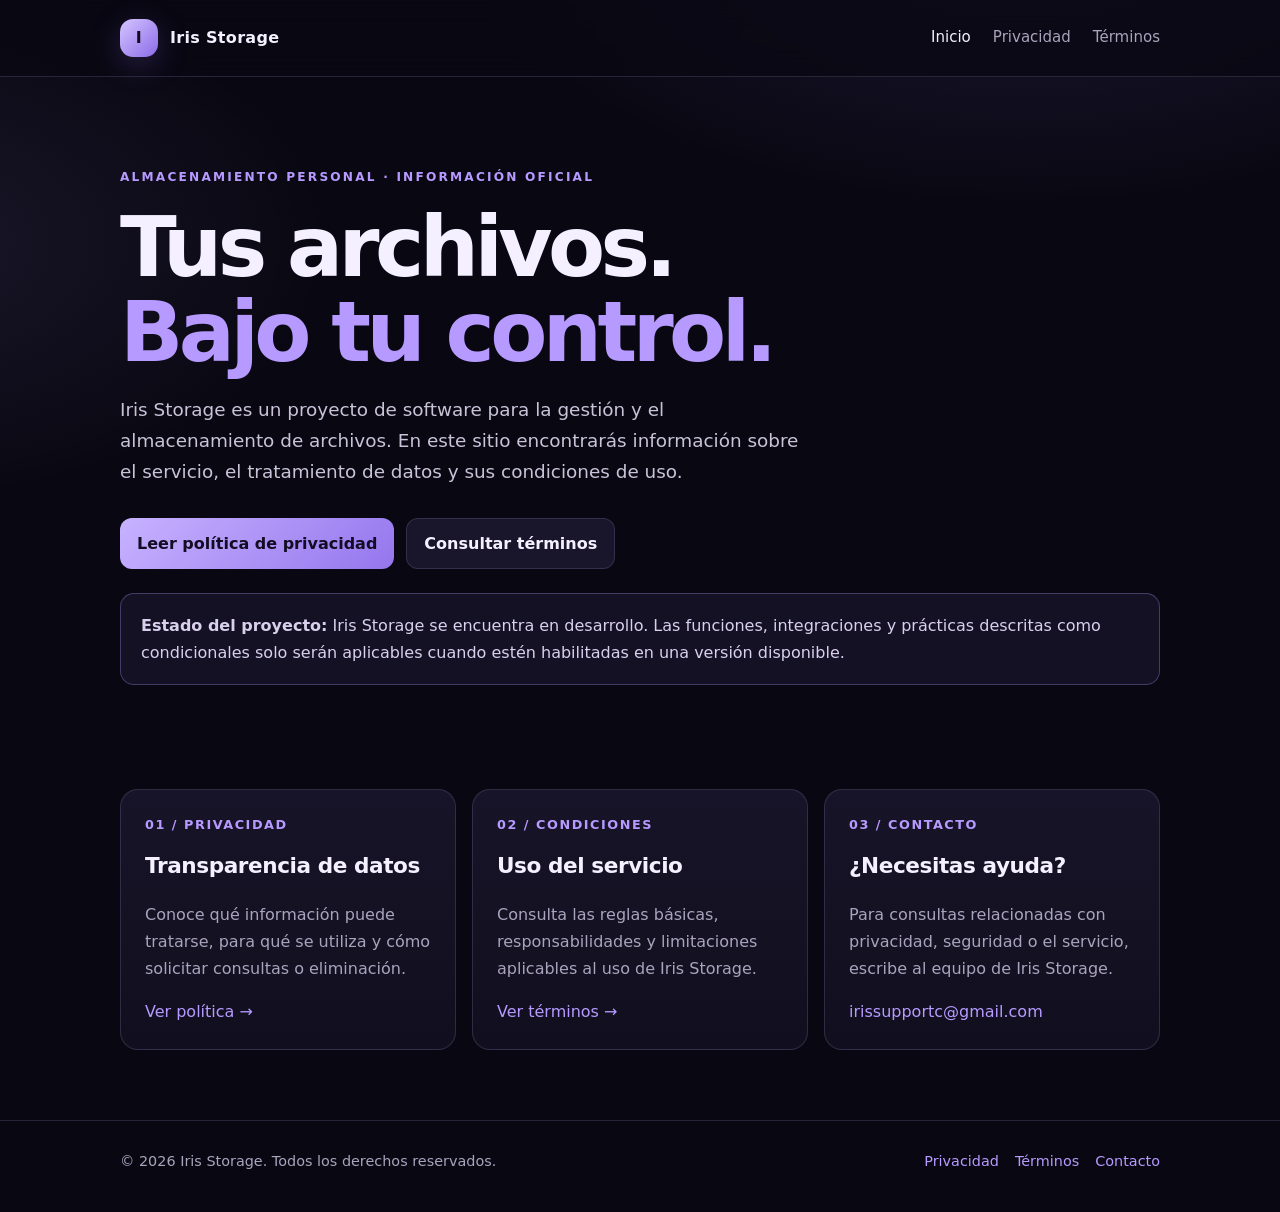
<file: index.html>
<!doctype html>
<html lang="es">
<head>
  <meta charset="utf-8">
  <meta name="viewport" content="width=device-width, initial-scale=1">
  <meta name="description" content="Información oficial, política de privacidad y términos de Iris Storage.">
  <meta name="theme-color" content="#090812">
  <title>Iris Storage — Información oficial</title>
  <link rel="stylesheet" href="style.css">
</head>
<body>
<header><div class="wrap nav">
  <a class="brand" href="index.html"><span class="mark">I</span><span>Iris Storage</span></a>
  <nav aria-label="Navegación principal">
    <a href="index.html" aria-current="page">Inicio</a>
    <a href="privacy.html">Privacidad</a>
    <a href="terms.html">Términos</a>
  </nav>
</div></header>
<main>
  <section class="wrap hero">
    <div class="eyebrow">Almacenamiento personal · Información oficial</div>
    <h1>Tus archivos.<br><span style="color:var(--accent)">Bajo tu control.</span></h1>
    <p class="lead">Iris Storage es un proyecto de software para la gestión y el almacenamiento de archivos. En este sitio encontrarás información sobre el servicio, el tratamiento de datos y sus condiciones de uso.</p>
    <div class="actions">
      <a class="button" href="privacy.html">Leer política de privacidad</a>
      <a class="button secondary" href="terms.html">Consultar términos</a>
    </div>
    <div class="notice"><strong>Estado del proyecto:</strong> Iris Storage se encuentra en desarrollo. Las funciones, integraciones y prácticas descritas como condicionales solo serán aplicables cuando estén habilitadas en una versión disponible.</div>
  </section>
  <section class="wrap grid" aria-label="Documentación">
    <article class="card"><div class="num">01 / PRIVACIDAD</div><h2>Transparencia de datos</h2><p>Conoce qué información puede tratarse, para qué se utiliza y cómo solicitar consultas o eliminación.</p><p><a href="privacy.html">Ver política →</a></p></article>
    <article class="card"><div class="num">02 / CONDICIONES</div><h2>Uso del servicio</h2><p>Consulta las reglas básicas, responsabilidades y limitaciones aplicables al uso de Iris Storage.</p><p><a href="terms.html">Ver términos →</a></p></article>
    <article class="card"><div class="num">03 / CONTACTO</div><h2>¿Necesitas ayuda?</h2><p>Para consultas relacionadas con privacidad, seguridad o el servicio, escribe al equipo de Iris Storage.</p><p><a href="mailto:irissupportc@gmail.com">irissupportc@gmail.com</a></p></article>
  </section>
</main>
<footer><div class="wrap foot"><span>© 2026 Iris Storage. Todos los derechos reservados.</span><span><a href="privacy.html">Privacidad</a><a href="terms.html">Términos</a><a href="mailto:irissupportc@gmail.com">Contacto</a></span></div></footer>
</body>
</html>
</file>
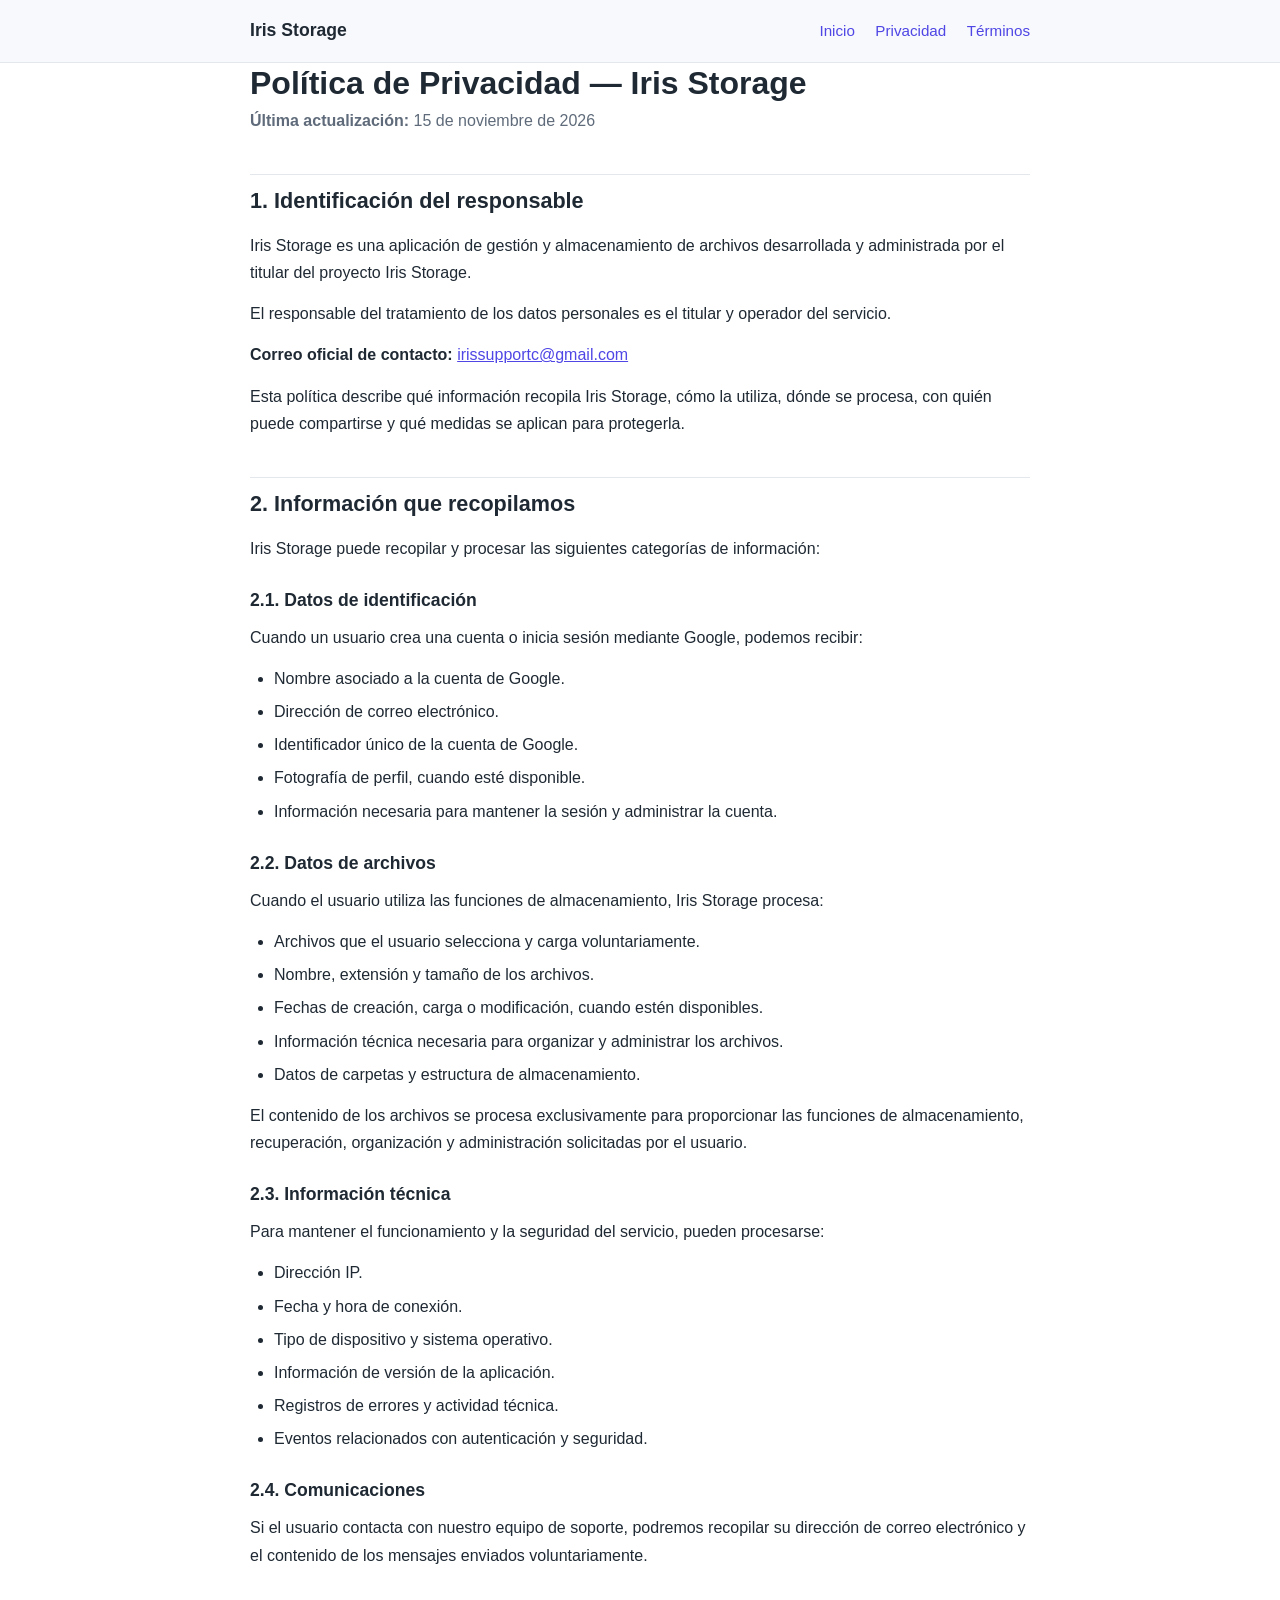
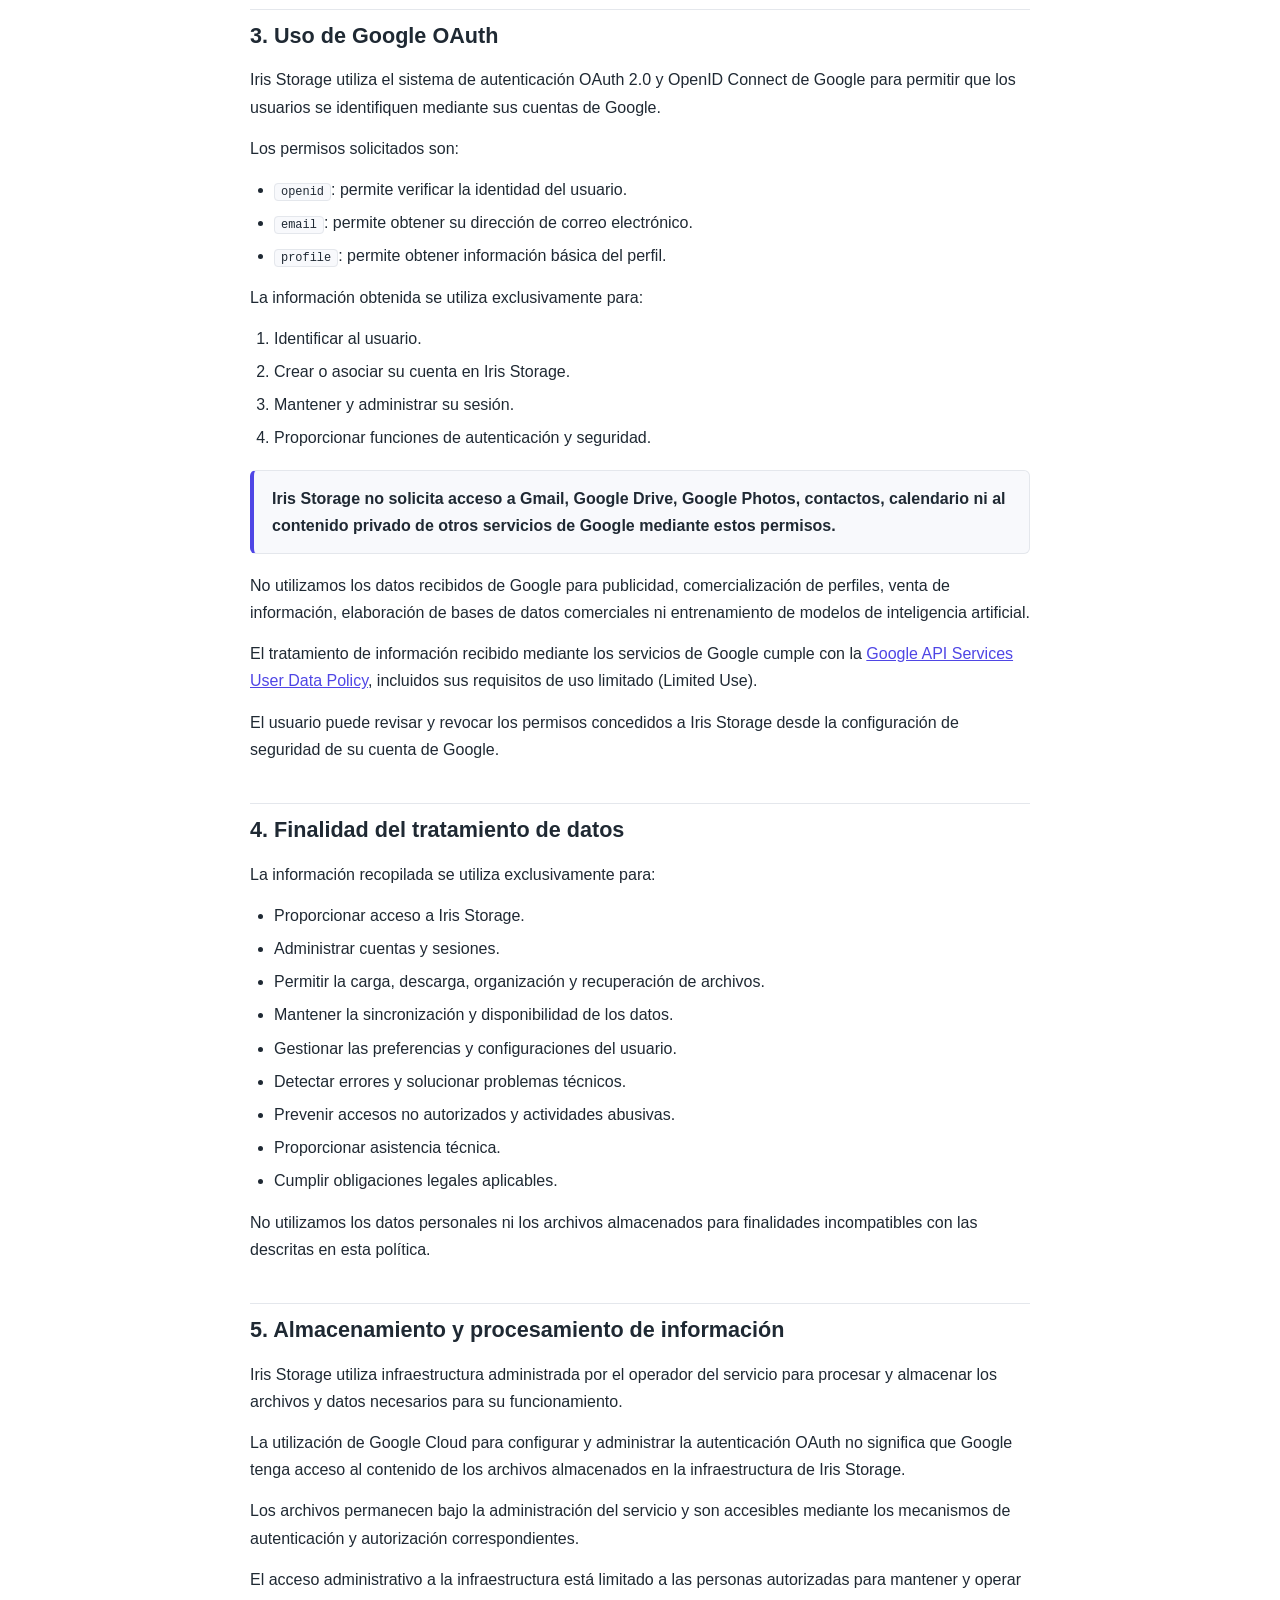
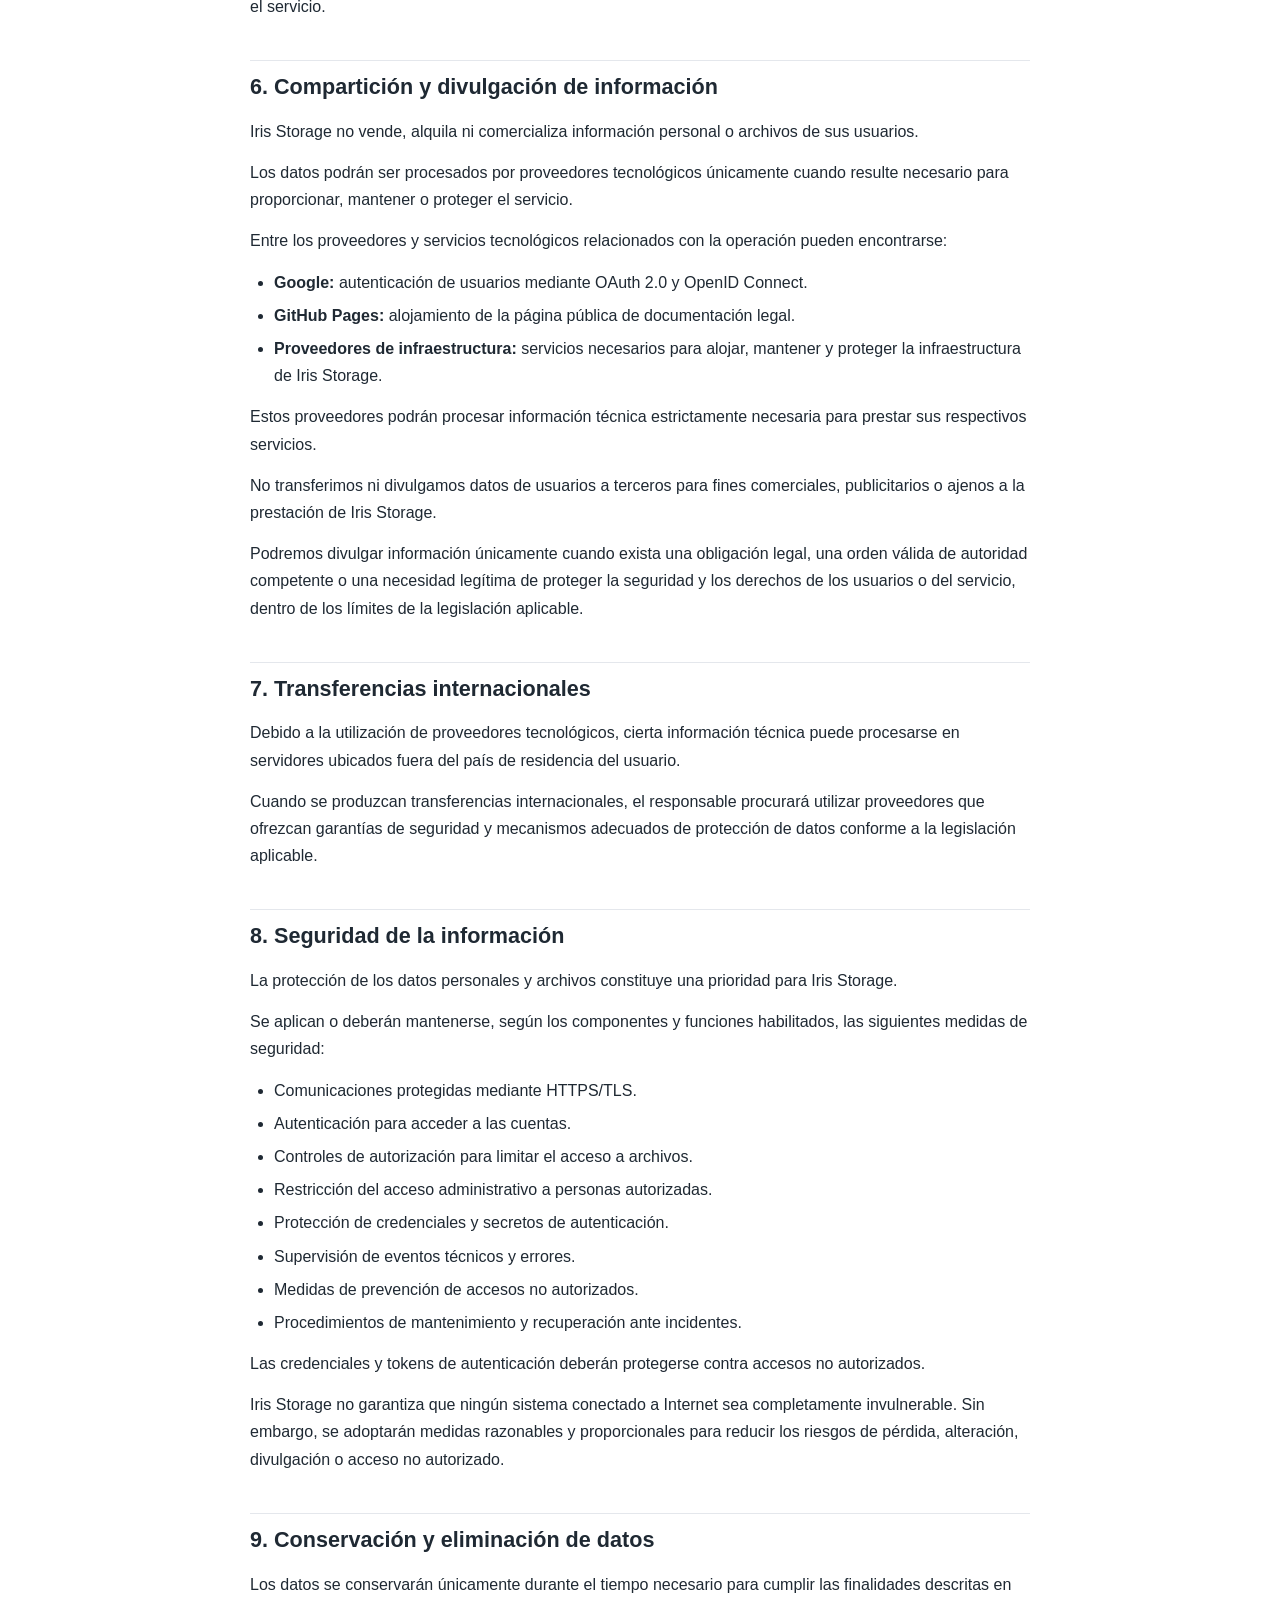
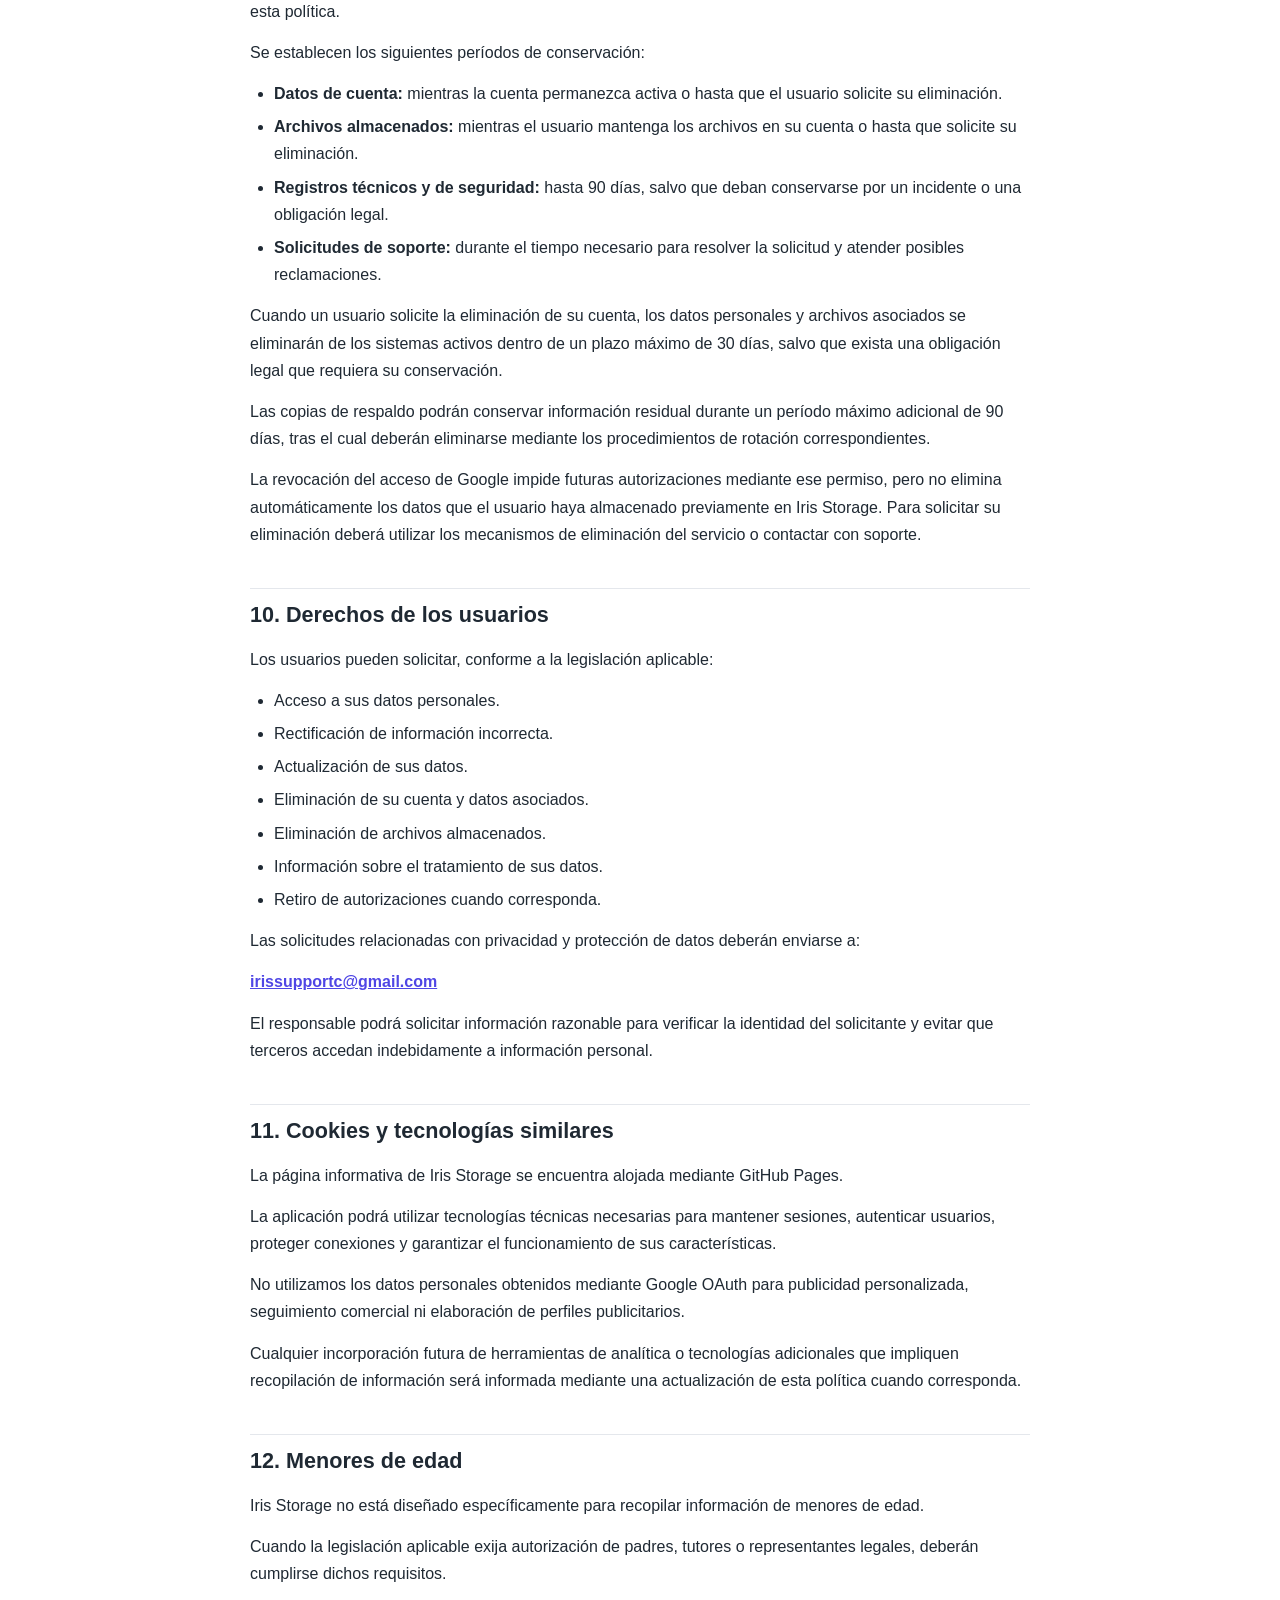
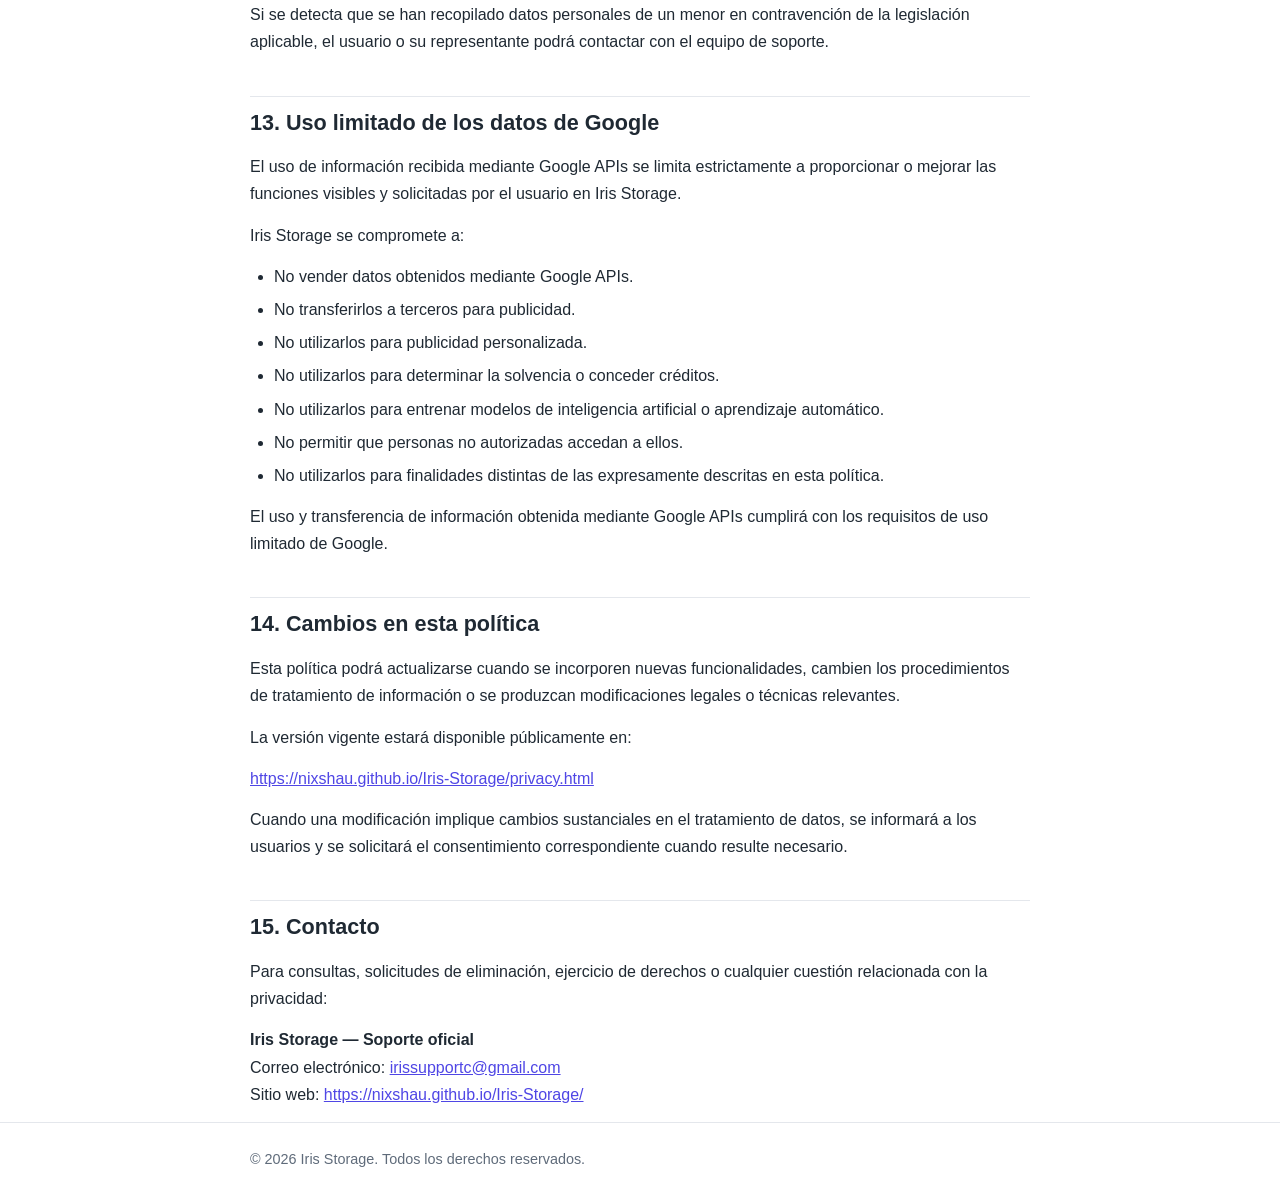
<file: privacy.html>
<!DOCTYPE html>
<html lang="es">
<head>
  <meta charset="UTF-8">
  <meta name="viewport" content="width=device-width, initial-scale=1.0">
  <title>Política de Privacidad — Iris Storage</title>
  <meta name="description" content="Política de privacidad de Iris Storage: qué datos recopilamos, cómo los usamos, con quién se comparten y cómo los protegemos.">
  <style>
    :root {
      --bg: #ffffff;
      --text: #1f2933;
      --muted: #5f6b7a;
      --accent: #4f46e5;
      --border: #e4e7ec;
      --card: #f8f9fc;
    }
    @media (prefers-color-scheme: dark) {
      :root {
        --bg: #12141a;
        --text: #e6e8ee;
        --muted: #9aa3b2;
        --accent: #8b87ff;
        --border: #2a2f3a;
        --card: #1a1d26;
      }
    }
    * { box-sizing: border-box; }
    body {
      margin: 0;
      background: var(--bg);
      color: var(--text);
      font-family: -apple-system, BlinkMacSystemFont, "Segoe UI", Roboto, Helvetica, Arial, sans-serif;
      line-height: 1.7;
    }
    header.site {
      border-bottom: 1px solid var(--border);
      background: var(--card);
    }
    .wrap {
      max-width: 820px;
      margin: 0 auto;
      padding: 0 20px;
    }
    header.site .wrap {
      display: flex;
      align-items: center;
      justify-content: space-between;
      padding-top: 16px;
      padding-bottom: 16px;
      flex-wrap: wrap;
      gap: 8px;
    }
    header.site a.brand {
      font-weight: 700;
      font-size: 1.1rem;
      color: var(--text);
      text-decoration: none;
    }
    header.site nav a {
      margin-left: 16px;
      color: var(--accent);
      text-decoration: none;
      font-size: 0.95rem;
    }
    header.site nav a:hover { text-decoration: underline; }
    main { padding: 32px 0 48px; }
    h1 { font-size: 2rem; margin: 0 0 4px; line-height: 1.25; }
    .updated { color: var(--muted); margin: 0 0 32px; }
    h2 {
      font-size: 1.35rem;
      margin: 40px 0 12px;
      padding-top: 8px;
      border-top: 1px solid var(--border);
    }
    h3 { font-size: 1.1rem; margin: 24px 0 8px; }
    p { margin: 0 0 14px; }
    ul, ol { margin: 0 0 14px; padding-left: 24px; }
    li { margin-bottom: 6px; }
    a { color: var(--accent); }
    code {
      background: var(--card);
      border: 1px solid var(--border);
      border-radius: 4px;
      padding: 1px 6px;
      font-size: 0.92em;
    }
    .callout {
      background: var(--card);
      border: 1px solid var(--border);
      border-left: 4px solid var(--accent);
      border-radius: 6px;
      padding: 14px 18px;
      margin: 18px 0;
    }
    footer.site {
      border-top: 1px solid var(--border);
      padding: 24px 0;
      color: var(--muted);
      font-size: 0.9rem;
    }
  </style>
</head>
<body>

  <header class="site">
    <div class="wrap">
      <a class="brand" href="https://nixshau.github.io/Iris-Storage/">Iris Storage</a>
      <nav>
        <a href="https://nixshau.github.io/Iris-Storage/">Inicio</a>
        <a href="https://nixshau.github.io/Iris-Storage/privacy.html">Privacidad</a>
        <a href="https://nixshau.github.io/Iris-Storage/terms.html">Términos</a>
      </nav>
    </div>
  </header>

  <main class="wrap">
    <h1>Política de Privacidad — Iris Storage</h1>
    <p class="updated"><strong>Última actualización:</strong> 15 de noviembre de 2026</p>

    <h2 id="identificacion">1. Identificación del responsable</h2>
    <p>Iris Storage es una aplicación de gestión y almacenamiento de archivos desarrollada y administrada por el titular del proyecto Iris Storage.</p>
    <p>El responsable del tratamiento de los datos personales es el titular y operador del servicio.</p>
    <p><strong>Correo oficial de contacto:</strong> <a href="mailto:irissupportc@gmail.com">irissupportc@gmail.com</a></p>
    <p>Esta política describe qué información recopila Iris Storage, cómo la utiliza, dónde se procesa, con quién puede compartirse y qué medidas se aplican para protegerla.</p>

    <h2 id="informacion">2. Información que recopilamos</h2>
    <p>Iris Storage puede recopilar y procesar las siguientes categorías de información:</p>

    <h3>2.1. Datos de identificación</h3>
    <p>Cuando un usuario crea una cuenta o inicia sesión mediante Google, podemos recibir:</p>
    <ul>
      <li>Nombre asociado a la cuenta de Google.</li>
      <li>Dirección de correo electrónico.</li>
      <li>Identificador único de la cuenta de Google.</li>
      <li>Fotografía de perfil, cuando esté disponible.</li>
      <li>Información necesaria para mantener la sesión y administrar la cuenta.</li>
    </ul>

    <h3>2.2. Datos de archivos</h3>
    <p>Cuando el usuario utiliza las funciones de almacenamiento, Iris Storage procesa:</p>
    <ul>
      <li>Archivos que el usuario selecciona y carga voluntariamente.</li>
      <li>Nombre, extensión y tamaño de los archivos.</li>
      <li>Fechas de creación, carga o modificación, cuando estén disponibles.</li>
      <li>Información técnica necesaria para organizar y administrar los archivos.</li>
      <li>Datos de carpetas y estructura de almacenamiento.</li>
    </ul>
    <p>El contenido de los archivos se procesa exclusivamente para proporcionar las funciones de almacenamiento, recuperación, organización y administración solicitadas por el usuario.</p>

    <h3>2.3. Información técnica</h3>
    <p>Para mantener el funcionamiento y la seguridad del servicio, pueden procesarse:</p>
    <ul>
      <li>Dirección IP.</li>
      <li>Fecha y hora de conexión.</li>
      <li>Tipo de dispositivo y sistema operativo.</li>
      <li>Información de versión de la aplicación.</li>
      <li>Registros de errores y actividad técnica.</li>
      <li>Eventos relacionados con autenticación y seguridad.</li>
    </ul>

    <h3>2.4. Comunicaciones</h3>
    <p>Si el usuario contacta con nuestro equipo de soporte, podremos recopilar su dirección de correo electrónico y el contenido de los mensajes enviados voluntariamente.</p>

    <h2 id="google-oauth">3. Uso de Google OAuth</h2>
    <p>Iris Storage utiliza el sistema de autenticación OAuth 2.0 y OpenID Connect de Google para permitir que los usuarios se identifiquen mediante sus cuentas de Google.</p>
    <p>Los permisos solicitados son:</p>
    <ul>
      <li><code>openid</code>: permite verificar la identidad del usuario.</li>
      <li><code>email</code>: permite obtener su dirección de correo electrónico.</li>
      <li><code>profile</code>: permite obtener información básica del perfil.</li>
    </ul>
    <p>La información obtenida se utiliza exclusivamente para:</p>
    <ol>
      <li>Identificar al usuario.</li>
      <li>Crear o asociar su cuenta en Iris Storage.</li>
      <li>Mantener y administrar su sesión.</li>
      <li>Proporcionar funciones de autenticación y seguridad.</li>
    </ol>
    <div class="callout">
      <strong>Iris Storage no solicita acceso a Gmail, Google Drive, Google Photos, contactos, calendario ni al contenido privado de otros servicios de Google mediante estos permisos.</strong>
    </div>
    <p>No utilizamos los datos recibidos de Google para publicidad, comercialización de perfiles, venta de información, elaboración de bases de datos comerciales ni entrenamiento de modelos de inteligencia artificial.</p>
    <p>El tratamiento de información recibido mediante los servicios de Google cumple con la <a href="https://developers.google.com/terms/api-services-user-data-policy" target="_blank" rel="noopener">Google API Services User Data Policy</a>, incluidos sus requisitos de uso limitado (Limited Use).</p>
    <p>El usuario puede revisar y revocar los permisos concedidos a Iris Storage desde la configuración de seguridad de su cuenta de Google.</p>

    <h2 id="finalidad">4. Finalidad del tratamiento de datos</h2>
    <p>La información recopilada se utiliza exclusivamente para:</p>
    <ul>
      <li>Proporcionar acceso a Iris Storage.</li>
      <li>Administrar cuentas y sesiones.</li>
      <li>Permitir la carga, descarga, organización y recuperación de archivos.</li>
      <li>Mantener la sincronización y disponibilidad de los datos.</li>
      <li>Gestionar las preferencias y configuraciones del usuario.</li>
      <li>Detectar errores y solucionar problemas técnicos.</li>
      <li>Prevenir accesos no autorizados y actividades abusivas.</li>
      <li>Proporcionar asistencia técnica.</li>
      <li>Cumplir obligaciones legales aplicables.</li>
    </ul>
    <p>No utilizamos los datos personales ni los archivos almacenados para finalidades incompatibles con las descritas en esta política.</p>

    <h2 id="almacenamiento">5. Almacenamiento y procesamiento de información</h2>
    <p>Iris Storage utiliza infraestructura administrada por el operador del servicio para procesar y almacenar los archivos y datos necesarios para su funcionamiento.</p>
    <p>La utilización de Google Cloud para configurar y administrar la autenticación OAuth no significa que Google tenga acceso al contenido de los archivos almacenados en la infraestructura de Iris Storage.</p>
    <p>Los archivos permanecen bajo la administración del servicio y son accesibles mediante los mecanismos de autenticación y autorización correspondientes.</p>
    <p>El acceso administrativo a la infraestructura está limitado a las personas autorizadas para mantener y operar el servicio.</p>

    <h2 id="comparticion">6. Compartición y divulgación de información</h2>
    <p>Iris Storage no vende, alquila ni comercializa información personal o archivos de sus usuarios.</p>
    <p>Los datos podrán ser procesados por proveedores tecnológicos únicamente cuando resulte necesario para proporcionar, mantener o proteger el servicio.</p>
    <p>Entre los proveedores y servicios tecnológicos relacionados con la operación pueden encontrarse:</p>
    <ul>
      <li><strong>Google:</strong> autenticación de usuarios mediante OAuth 2.0 y OpenID Connect.</li>
      <li><strong>GitHub Pages:</strong> alojamiento de la página pública de documentación legal.</li>
      <li><strong>Proveedores de infraestructura:</strong> servicios necesarios para alojar, mantener y proteger la infraestructura de Iris Storage.</li>
    </ul>
    <p>Estos proveedores podrán procesar información técnica estrictamente necesaria para prestar sus respectivos servicios.</p>
    <p>No transferimos ni divulgamos datos de usuarios a terceros para fines comerciales, publicitarios o ajenos a la prestación de Iris Storage.</p>
    <p>Podremos divulgar información únicamente cuando exista una obligación legal, una orden válida de autoridad competente o una necesidad legítima de proteger la seguridad y los derechos de los usuarios o del servicio, dentro de los límites de la legislación aplicable.</p>

    <h2 id="transferencias">7. Transferencias internacionales</h2>
    <p>Debido a la utilización de proveedores tecnológicos, cierta información técnica puede procesarse en servidores ubicados fuera del país de residencia del usuario.</p>
    <p>Cuando se produzcan transferencias internacionales, el responsable procurará utilizar proveedores que ofrezcan garantías de seguridad y mecanismos adecuados de protección de datos conforme a la legislación aplicable.</p>

    <h2 id="seguridad">8. Seguridad de la información</h2>
    <p>La protección de los datos personales y archivos constituye una prioridad para Iris Storage.</p>
    <p>Se aplican o deberán mantenerse, según los componentes y funciones habilitados, las siguientes medidas de seguridad:</p>
    <ul>
      <li>Comunicaciones protegidas mediante HTTPS/TLS.</li>
      <li>Autenticación para acceder a las cuentas.</li>
      <li>Controles de autorización para limitar el acceso a archivos.</li>
      <li>Restricción del acceso administrativo a personas autorizadas.</li>
      <li>Protección de credenciales y secretos de autenticación.</li>
      <li>Supervisión de eventos técnicos y errores.</li>
      <li>Medidas de prevención de accesos no autorizados.</li>
      <li>Procedimientos de mantenimiento y recuperación ante incidentes.</li>
    </ul>
    <p>Las credenciales y tokens de autenticación deberán protegerse contra accesos no autorizados.</p>
    <p>Iris Storage no garantiza que ningún sistema conectado a Internet sea completamente invulnerable. Sin embargo, se adoptarán medidas razonables y proporcionales para reducir los riesgos de pérdida, alteración, divulgación o acceso no autorizado.</p>

    <h2 id="conservacion">9. Conservación y eliminación de datos</h2>
    <p>Los datos se conservarán únicamente durante el tiempo necesario para cumplir las finalidades descritas en esta política.</p>
    <p>Se establecen los siguientes períodos de conservación:</p>
    <ul>
      <li><strong>Datos de cuenta:</strong> mientras la cuenta permanezca activa o hasta que el usuario solicite su eliminación.</li>
      <li><strong>Archivos almacenados:</strong> mientras el usuario mantenga los archivos en su cuenta o hasta que solicite su eliminación.</li>
      <li><strong>Registros técnicos y de seguridad:</strong> hasta 90 días, salvo que deban conservarse por un incidente o una obligación legal.</li>
      <li><strong>Solicitudes de soporte:</strong> durante el tiempo necesario para resolver la solicitud y atender posibles reclamaciones.</li>
    </ul>
    <p>Cuando un usuario solicite la eliminación de su cuenta, los datos personales y archivos asociados se eliminarán de los sistemas activos dentro de un plazo máximo de 30 días, salvo que exista una obligación legal que requiera su conservación.</p>
    <p>Las copias de respaldo podrán conservar información residual durante un período máximo adicional de 90 días, tras el cual deberán eliminarse mediante los procedimientos de rotación correspondientes.</p>
    <p>La revocación del acceso de Google impide futuras autorizaciones mediante ese permiso, pero no elimina automáticamente los datos que el usuario haya almacenado previamente en Iris Storage. Para solicitar su eliminación deberá utilizar los mecanismos de eliminación del servicio o contactar con soporte.</p>

    <h2 id="derechos">10. Derechos de los usuarios</h2>
    <p>Los usuarios pueden solicitar, conforme a la legislación aplicable:</p>
    <ul>
      <li>Acceso a sus datos personales.</li>
      <li>Rectificación de información incorrecta.</li>
      <li>Actualización de sus datos.</li>
      <li>Eliminación de su cuenta y datos asociados.</li>
      <li>Eliminación de archivos almacenados.</li>
      <li>Información sobre el tratamiento de sus datos.</li>
      <li>Retiro de autorizaciones cuando corresponda.</li>
    </ul>
    <p>Las solicitudes relacionadas con privacidad y protección de datos deberán enviarse a:</p>
    <p><strong><a href="mailto:irissupportc@gmail.com">irissupportc@gmail.com</a></strong></p>
    <p>El responsable podrá solicitar información razonable para verificar la identidad del solicitante y evitar que terceros accedan indebidamente a información personal.</p>

    <h2 id="cookies">11. Cookies y tecnologías similares</h2>
    <p>La página informativa de Iris Storage se encuentra alojada mediante GitHub Pages.</p>
    <p>La aplicación podrá utilizar tecnologías técnicas necesarias para mantener sesiones, autenticar usuarios, proteger conexiones y garantizar el funcionamiento de sus características.</p>
    <p>No utilizamos los datos personales obtenidos mediante Google OAuth para publicidad personalizada, seguimiento comercial ni elaboración de perfiles publicitarios.</p>
    <p>Cualquier incorporación futura de herramientas de analítica o tecnologías adicionales que impliquen recopilación de información será informada mediante una actualización de esta política cuando corresponda.</p>

    <h2 id="menores">12. Menores de edad</h2>
    <p>Iris Storage no está diseñado específicamente para recopilar información de menores de edad.</p>
    <p>Cuando la legislación aplicable exija autorización de padres, tutores o representantes legales, deberán cumplirse dichos requisitos.</p>
    <p>Si se detecta que se han recopilado datos personales de un menor en contravención de la legislación aplicable, el usuario o su representante podrá contactar con el equipo de soporte.</p>

    <h2 id="uso-limitado">13. Uso limitado de los datos de Google</h2>
    <p>El uso de información recibida mediante Google APIs se limita estrictamente a proporcionar o mejorar las funciones visibles y solicitadas por el usuario en Iris Storage.</p>
    <p>Iris Storage se compromete a:</p>
    <ul>
      <li>No vender datos obtenidos mediante Google APIs.</li>
      <li>No transferirlos a terceros para publicidad.</li>
      <li>No utilizarlos para publicidad personalizada.</li>
      <li>No utilizarlos para determinar la solvencia o conceder créditos.</li>
      <li>No utilizarlos para entrenar modelos de inteligencia artificial o aprendizaje automático.</li>
      <li>No permitir que personas no autorizadas accedan a ellos.</li>
      <li>No utilizarlos para finalidades distintas de las expresamente descritas en esta política.</li>
    </ul>
    <p>El uso y transferencia de información obtenida mediante Google APIs cumplirá con los requisitos de uso limitado de Google.</p>

    <h2 id="cambios">14. Cambios en esta política</h2>
    <p>Esta política podrá actualizarse cuando se incorporen nuevas funcionalidades, cambien los procedimientos de tratamiento de información o se produzcan modificaciones legales o técnicas relevantes.</p>
    <p>La versión vigente estará disponible públicamente en:</p>
    <p><a href="https://nixshau.github.io/Iris-Storage/privacy.html">https://nixshau.github.io/Iris-Storage/privacy.html</a></p>
    <p>Cuando una modificación implique cambios sustanciales en el tratamiento de datos, se informará a los usuarios y se solicitará el consentimiento correspondiente cuando resulte necesario.</p>

    <h2 id="contacto">15. Contacto</h2>
    <p>Para consultas, solicitudes de eliminación, ejercicio de derechos o cualquier cuestión relacionada con la privacidad:</p>
    <p>
      <strong>Iris Storage — Soporte oficial</strong><br>
      Correo electrónico: <a href="mailto:irissupportc@gmail.com">irissupportc@gmail.com</a><br>
      Sitio web: <a href="https://nixshau.github.io/Iris-Storage/">https://nixshau.github.io/Iris-Storage/</a>
    </p>
  </main>

  <footer class="site">
    <div class="wrap">
      &copy; 2026 Iris Storage. Todos los derechos reservados.
    </div>
  </footer>

</body>
</html>
</file>
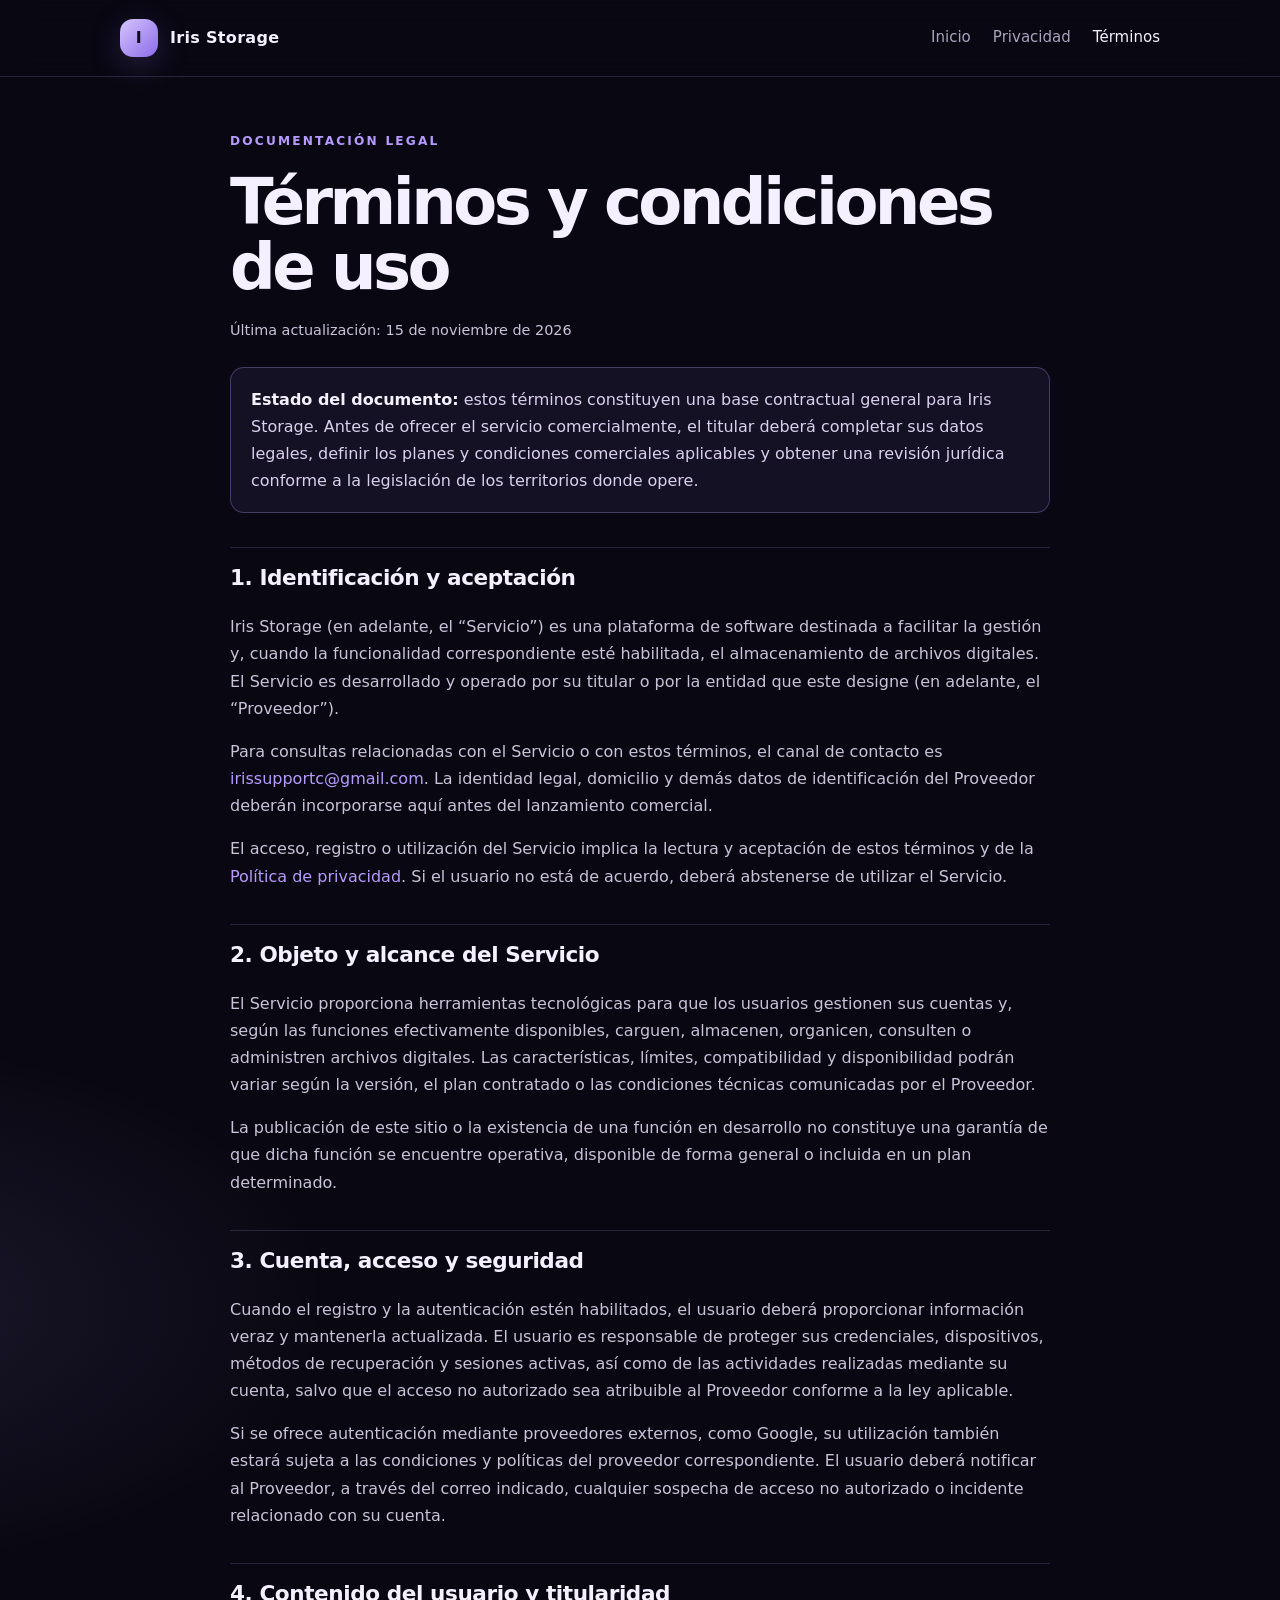
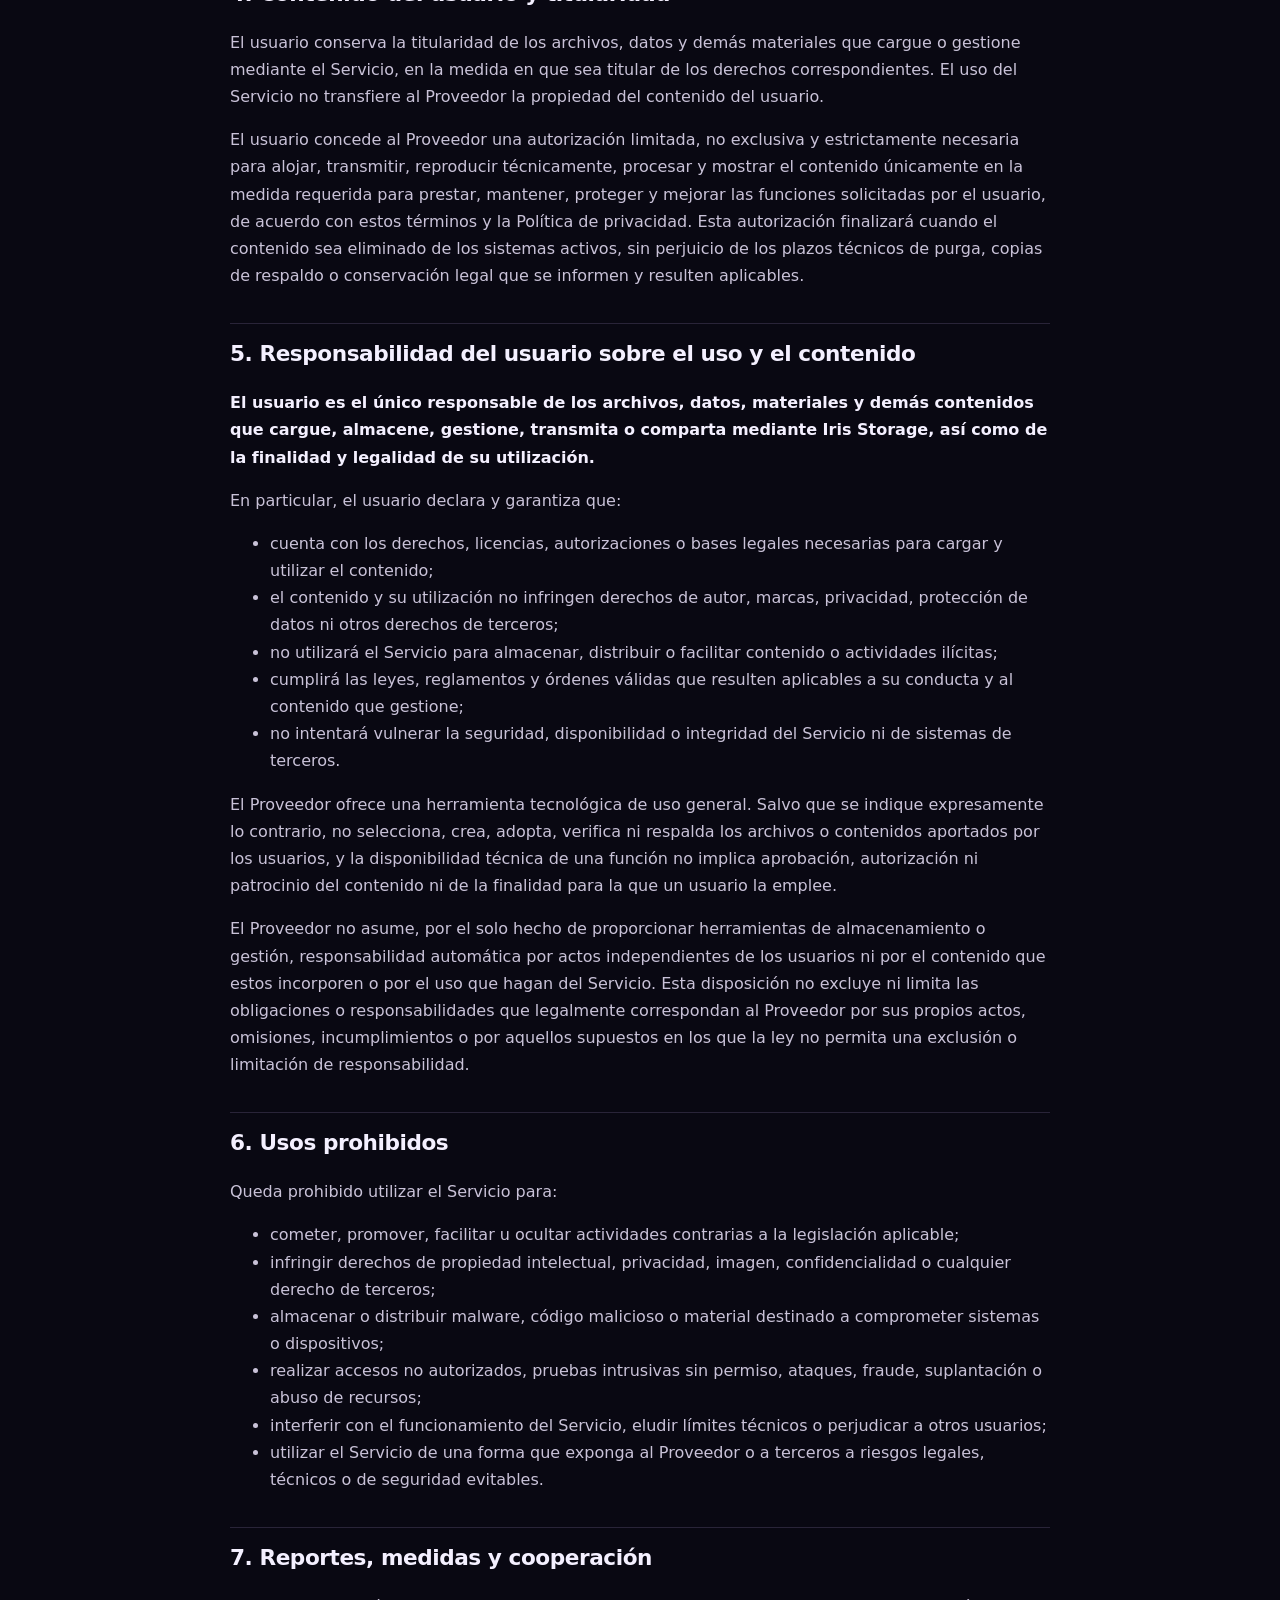
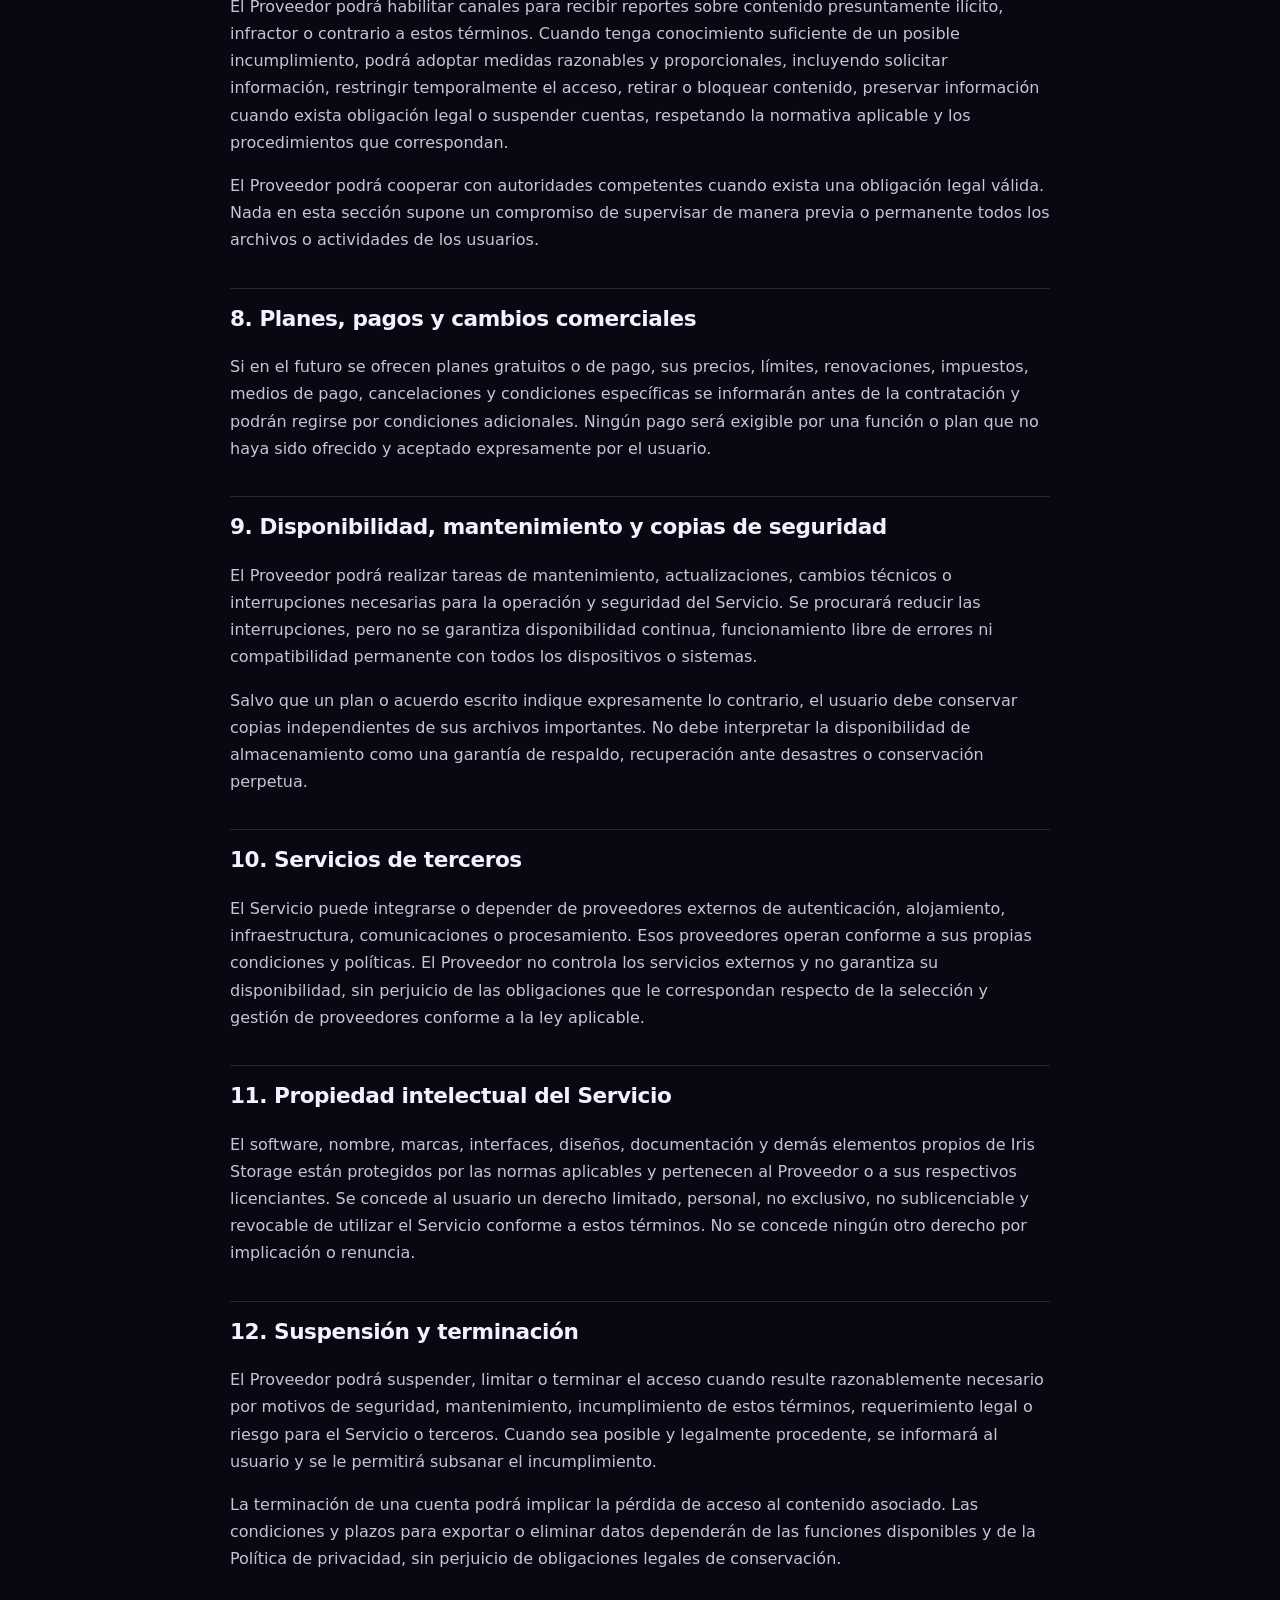
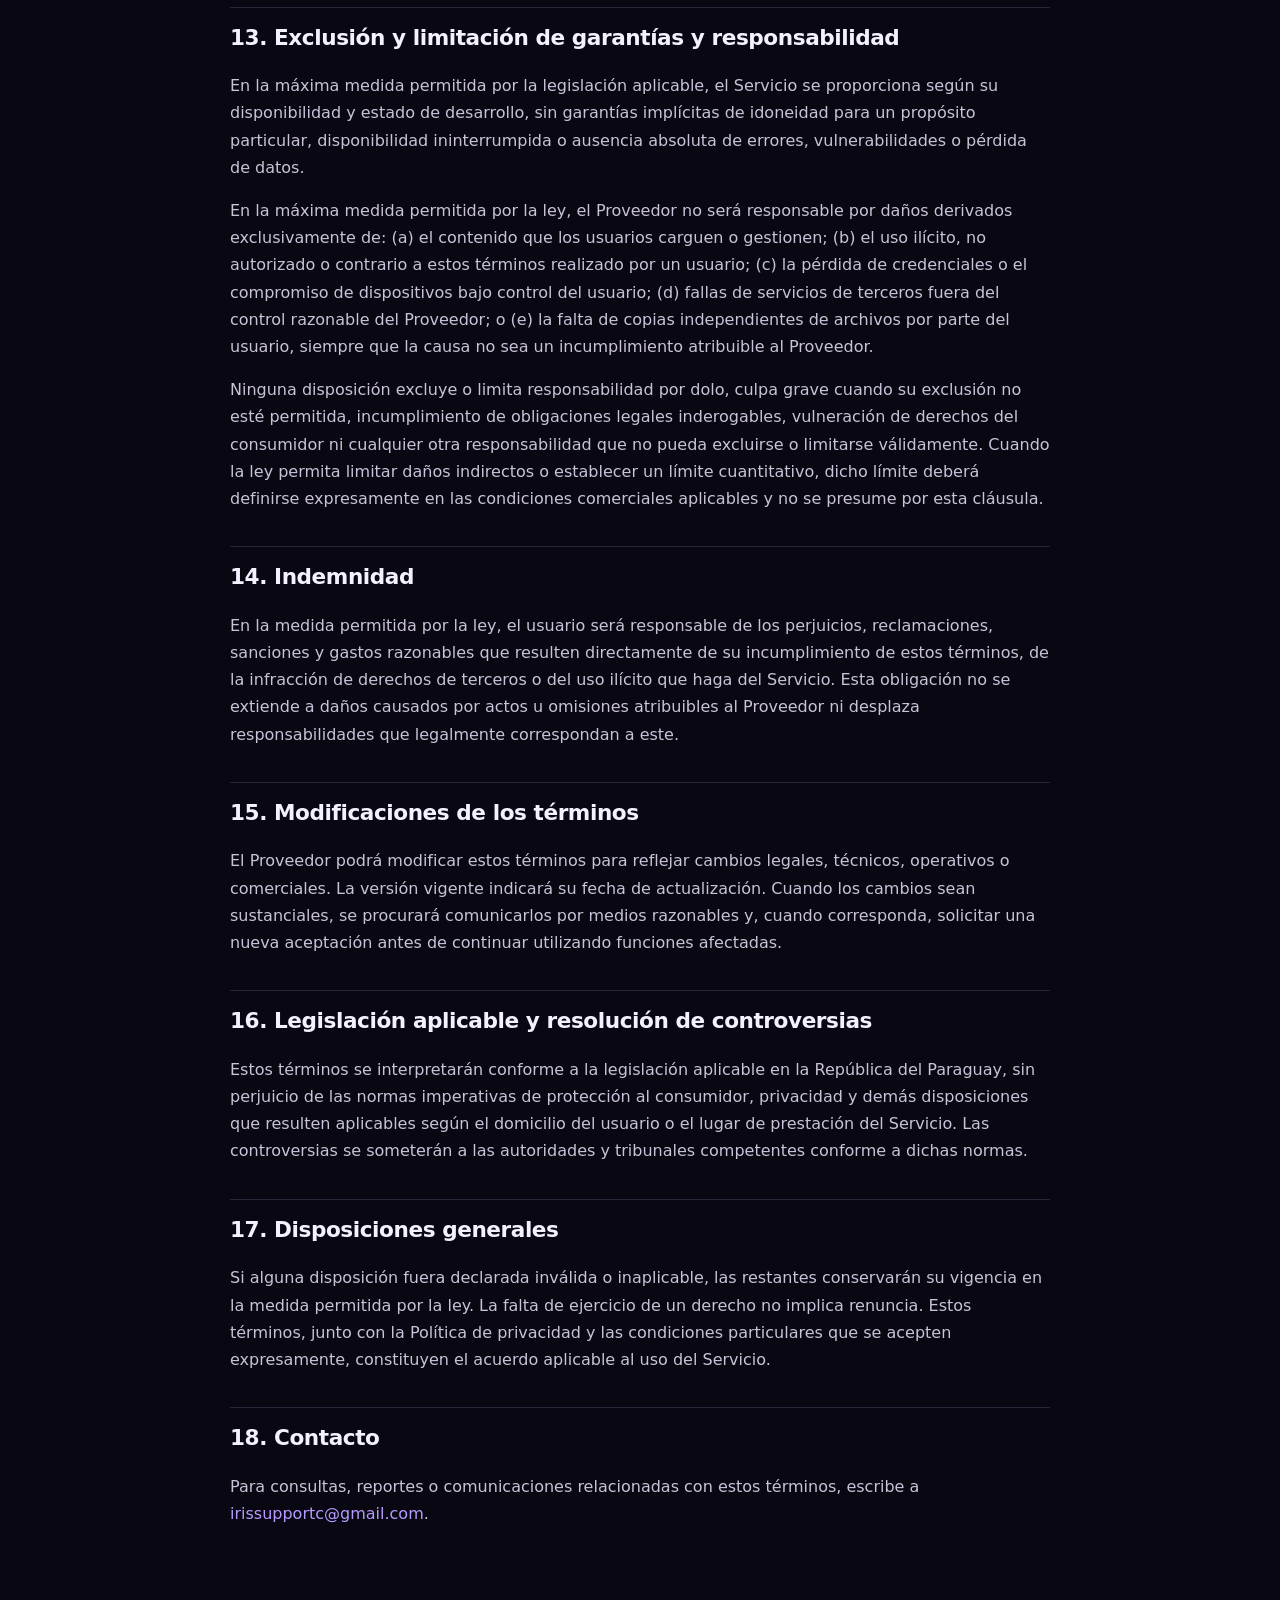
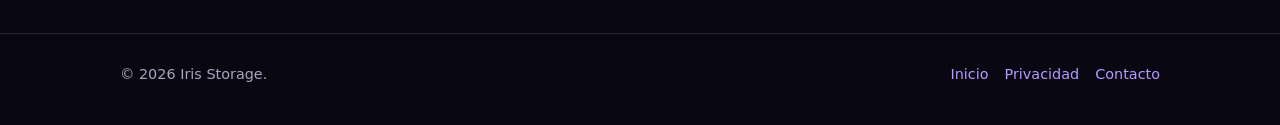
<file: terms.html>
<!doctype html>
<html lang="es">
<head>
  <meta charset="utf-8">
  <meta name="viewport" content="width=device-width, initial-scale=1">
  <meta name="description" content="Términos y condiciones de uso de Iris Storage.">
  <meta name="theme-color" content="#090812">
  <title>Términos y condiciones — Iris Storage</title>
  <link rel="stylesheet" href="style.css">
</head>
<body>
<header><div class="wrap nav">
  <a class="brand" href="index.html"><span class="mark">I</span><span>Iris Storage</span></a>
  <nav aria-label="Navegación principal"><a href="index.html">Inicio</a><a href="privacy.html">Privacidad</a><a href="terms.html" aria-current="page">Términos</a></nav>
</div></header>
<main class="wrap content">
  <div class="eyebrow">Documentación legal</div>
  <h1>Términos y condiciones de uso</h1>
  <p class="meta">Última actualización: 15 de noviembre de 2026</p>

  <div class="notice"><strong>Estado del documento:</strong> estos términos constituyen una base contractual general para Iris Storage. Antes de ofrecer el servicio comercialmente, el titular deberá completar sus datos legales, definir los planes y condiciones comerciales aplicables y obtener una revisión jurídica conforme a la legislación de los territorios donde opere.</div>

  <h2>1. Identificación y aceptación</h2>
  <p>Iris Storage (en adelante, el “Servicio”) es una plataforma de software destinada a facilitar la gestión y, cuando la funcionalidad correspondiente esté habilitada, el almacenamiento de archivos digitales. El Servicio es desarrollado y operado por su titular o por la entidad que este designe (en adelante, el “Proveedor”).</p>
  <p>Para consultas relacionadas con el Servicio o con estos términos, el canal de contacto es <a href="mailto:irissupportc@gmail.com">irissupportc@gmail.com</a>. La identidad legal, domicilio y demás datos de identificación del Proveedor deberán incorporarse aquí antes del lanzamiento comercial.</p>
  <p>El acceso, registro o utilización del Servicio implica la lectura y aceptación de estos términos y de la <a href="privacy.html">Política de privacidad</a>. Si el usuario no está de acuerdo, deberá abstenerse de utilizar el Servicio.</p>

  <h2>2. Objeto y alcance del Servicio</h2>
  <p>El Servicio proporciona herramientas tecnológicas para que los usuarios gestionen sus cuentas y, según las funciones efectivamente disponibles, carguen, almacenen, organicen, consulten o administren archivos digitales. Las características, límites, compatibilidad y disponibilidad podrán variar según la versión, el plan contratado o las condiciones técnicas comunicadas por el Proveedor.</p>
  <p>La publicación de este sitio o la existencia de una función en desarrollo no constituye una garantía de que dicha función se encuentre operativa, disponible de forma general o incluida en un plan determinado.</p>

  <h2>3. Cuenta, acceso y seguridad</h2>
  <p>Cuando el registro y la autenticación estén habilitados, el usuario deberá proporcionar información veraz y mantenerla actualizada. El usuario es responsable de proteger sus credenciales, dispositivos, métodos de recuperación y sesiones activas, así como de las actividades realizadas mediante su cuenta, salvo que el acceso no autorizado sea atribuible al Proveedor conforme a la ley aplicable.</p>
  <p>Si se ofrece autenticación mediante proveedores externos, como Google, su utilización también estará sujeta a las condiciones y políticas del proveedor correspondiente. El usuario deberá notificar al Proveedor, a través del correo indicado, cualquier sospecha de acceso no autorizado o incidente relacionado con su cuenta.</p>

  <h2>4. Contenido del usuario y titularidad</h2>
  <p>El usuario conserva la titularidad de los archivos, datos y demás materiales que cargue o gestione mediante el Servicio, en la medida en que sea titular de los derechos correspondientes. El uso del Servicio no transfiere al Proveedor la propiedad del contenido del usuario.</p>
  <p>El usuario concede al Proveedor una autorización limitada, no exclusiva y estrictamente necesaria para alojar, transmitir, reproducir técnicamente, procesar y mostrar el contenido únicamente en la medida requerida para prestar, mantener, proteger y mejorar las funciones solicitadas por el usuario, de acuerdo con estos términos y la Política de privacidad. Esta autorización finalizará cuando el contenido sea eliminado de los sistemas activos, sin perjuicio de los plazos técnicos de purga, copias de respaldo o conservación legal que se informen y resulten aplicables.</p>

  <h2>5. Responsabilidad del usuario sobre el uso y el contenido</h2>
  <p><strong>El usuario es el único responsable de los archivos, datos, materiales y demás contenidos que cargue, almacene, gestione, transmita o comparta mediante Iris Storage, así como de la finalidad y legalidad de su utilización.</strong></p>
  <p>En particular, el usuario declara y garantiza que:</p>
  <ul>
    <li>cuenta con los derechos, licencias, autorizaciones o bases legales necesarias para cargar y utilizar el contenido;</li>
    <li>el contenido y su utilización no infringen derechos de autor, marcas, privacidad, protección de datos ni otros derechos de terceros;</li>
    <li>no utilizará el Servicio para almacenar, distribuir o facilitar contenido o actividades ilícitas;</li>
    <li>cumplirá las leyes, reglamentos y órdenes válidas que resulten aplicables a su conducta y al contenido que gestione;</li>
    <li>no intentará vulnerar la seguridad, disponibilidad o integridad del Servicio ni de sistemas de terceros.</li>
  </ul>
  <p>El Proveedor ofrece una herramienta tecnológica de uso general. Salvo que se indique expresamente lo contrario, no selecciona, crea, adopta, verifica ni respalda los archivos o contenidos aportados por los usuarios, y la disponibilidad técnica de una función no implica aprobación, autorización ni patrocinio del contenido ni de la finalidad para la que un usuario la emplee.</p>
  <p>El Proveedor no asume, por el solo hecho de proporcionar herramientas de almacenamiento o gestión, responsabilidad automática por actos independientes de los usuarios ni por el contenido que estos incorporen o por el uso que hagan del Servicio. Esta disposición no excluye ni limita las obligaciones o responsabilidades que legalmente correspondan al Proveedor por sus propios actos, omisiones, incumplimientos o por aquellos supuestos en los que la ley no permita una exclusión o limitación de responsabilidad.</p>

  <h2>6. Usos prohibidos</h2>
  <p>Queda prohibido utilizar el Servicio para:</p>
  <ul>
    <li>cometer, promover, facilitar u ocultar actividades contrarias a la legislación aplicable;</li>
    <li>infringir derechos de propiedad intelectual, privacidad, imagen, confidencialidad o cualquier derecho de terceros;</li>
    <li>almacenar o distribuir malware, código malicioso o material destinado a comprometer sistemas o dispositivos;</li>
    <li>realizar accesos no autorizados, pruebas intrusivas sin permiso, ataques, fraude, suplantación o abuso de recursos;</li>
    <li>interferir con el funcionamiento del Servicio, eludir límites técnicos o perjudicar a otros usuarios;</li>
    <li>utilizar el Servicio de una forma que exponga al Proveedor o a terceros a riesgos legales, técnicos o de seguridad evitables.</li>
  </ul>

  <h2>7. Reportes, medidas y cooperación</h2>
  <p>El Proveedor podrá habilitar canales para recibir reportes sobre contenido presuntamente ilícito, infractor o contrario a estos términos. Cuando tenga conocimiento suficiente de un posible incumplimiento, podrá adoptar medidas razonables y proporcionales, incluyendo solicitar información, restringir temporalmente el acceso, retirar o bloquear contenido, preservar información cuando exista obligación legal o suspender cuentas, respetando la normativa aplicable y los procedimientos que correspondan.</p>
  <p>El Proveedor podrá cooperar con autoridades competentes cuando exista una obligación legal válida. Nada en esta sección supone un compromiso de supervisar de manera previa o permanente todos los archivos o actividades de los usuarios.</p>

  <h2>8. Planes, pagos y cambios comerciales</h2>
  <p>Si en el futuro se ofrecen planes gratuitos o de pago, sus precios, límites, renovaciones, impuestos, medios de pago, cancelaciones y condiciones específicas se informarán antes de la contratación y podrán regirse por condiciones adicionales. Ningún pago será exigible por una función o plan que no haya sido ofrecido y aceptado expresamente por el usuario.</p>

  <h2>9. Disponibilidad, mantenimiento y copias de seguridad</h2>
  <p>El Proveedor podrá realizar tareas de mantenimiento, actualizaciones, cambios técnicos o interrupciones necesarias para la operación y seguridad del Servicio. Se procurará reducir las interrupciones, pero no se garantiza disponibilidad continua, funcionamiento libre de errores ni compatibilidad permanente con todos los dispositivos o sistemas.</p>
  <p>Salvo que un plan o acuerdo escrito indique expresamente lo contrario, el usuario debe conservar copias independientes de sus archivos importantes. No debe interpretar la disponibilidad de almacenamiento como una garantía de respaldo, recuperación ante desastres o conservación perpetua.</p>

  <h2>10. Servicios de terceros</h2>
  <p>El Servicio puede integrarse o depender de proveedores externos de autenticación, alojamiento, infraestructura, comunicaciones o procesamiento. Esos proveedores operan conforme a sus propias condiciones y políticas. El Proveedor no controla los servicios externos y no garantiza su disponibilidad, sin perjuicio de las obligaciones que le correspondan respecto de la selección y gestión de proveedores conforme a la ley aplicable.</p>

  <h2>11. Propiedad intelectual del Servicio</h2>
  <p>El software, nombre, marcas, interfaces, diseños, documentación y demás elementos propios de Iris Storage están protegidos por las normas aplicables y pertenecen al Proveedor o a sus respectivos licenciantes. Se concede al usuario un derecho limitado, personal, no exclusivo, no sublicenciable y revocable de utilizar el Servicio conforme a estos términos. No se concede ningún otro derecho por implicación o renuncia.</p>

  <h2>12. Suspensión y terminación</h2>
  <p>El Proveedor podrá suspender, limitar o terminar el acceso cuando resulte razonablemente necesario por motivos de seguridad, mantenimiento, incumplimiento de estos términos, requerimiento legal o riesgo para el Servicio o terceros. Cuando sea posible y legalmente procedente, se informará al usuario y se le permitirá subsanar el incumplimiento.</p>
  <p>La terminación de una cuenta podrá implicar la pérdida de acceso al contenido asociado. Las condiciones y plazos para exportar o eliminar datos dependerán de las funciones disponibles y de la Política de privacidad, sin perjuicio de obligaciones legales de conservación.</p>

  <h2>13. Exclusión y limitación de garantías y responsabilidad</h2>
  <p>En la máxima medida permitida por la legislación aplicable, el Servicio se proporciona según su disponibilidad y estado de desarrollo, sin garantías implícitas de idoneidad para un propósito particular, disponibilidad ininterrumpida o ausencia absoluta de errores, vulnerabilidades o pérdida de datos.</p>
  <p>En la máxima medida permitida por la ley, el Proveedor no será responsable por daños derivados exclusivamente de: (a) el contenido que los usuarios carguen o gestionen; (b) el uso ilícito, no autorizado o contrario a estos términos realizado por un usuario; (c) la pérdida de credenciales o el compromiso de dispositivos bajo control del usuario; (d) fallas de servicios de terceros fuera del control razonable del Proveedor; o (e) la falta de copias independientes de archivos por parte del usuario, siempre que la causa no sea un incumplimiento atribuible al Proveedor.</p>
  <p>Ninguna disposición excluye o limita responsabilidad por dolo, culpa grave cuando su exclusión no esté permitida, incumplimiento de obligaciones legales inderogables, vulneración de derechos del consumidor ni cualquier otra responsabilidad que no pueda excluirse o limitarse válidamente. Cuando la ley permita limitar daños indirectos o establecer un límite cuantitativo, dicho límite deberá definirse expresamente en las condiciones comerciales aplicables y no se presume por esta cláusula.</p>

  <h2>14. Indemnidad</h2>
  <p>En la medida permitida por la ley, el usuario será responsable de los perjuicios, reclamaciones, sanciones y gastos razonables que resulten directamente de su incumplimiento de estos términos, de la infracción de derechos de terceros o del uso ilícito que haga del Servicio. Esta obligación no se extiende a daños causados por actos u omisiones atribuibles al Proveedor ni desplaza responsabilidades que legalmente correspondan a este.</p>

  <h2>15. Modificaciones de los términos</h2>
  <p>El Proveedor podrá modificar estos términos para reflejar cambios legales, técnicos, operativos o comerciales. La versión vigente indicará su fecha de actualización. Cuando los cambios sean sustanciales, se procurará comunicarlos por medios razonables y, cuando corresponda, solicitar una nueva aceptación antes de continuar utilizando funciones afectadas.</p>

  <h2>16. Legislación aplicable y resolución de controversias</h2>
  <p>Estos términos se interpretarán conforme a la legislación aplicable en la República del Paraguay, sin perjuicio de las normas imperativas de protección al consumidor, privacidad y demás disposiciones que resulten aplicables según el domicilio del usuario o el lugar de prestación del Servicio. Las controversias se someterán a las autoridades y tribunales competentes conforme a dichas normas.</p>

  <h2>17. Disposiciones generales</h2>
  <p>Si alguna disposición fuera declarada inválida o inaplicable, las restantes conservarán su vigencia en la medida permitida por la ley. La falta de ejercicio de un derecho no implica renuncia. Estos términos, junto con la Política de privacidad y las condiciones particulares que se acepten expresamente, constituyen el acuerdo aplicable al uso del Servicio.</p>

  <h2>18. Contacto</h2>
  <p>Para consultas, reportes o comunicaciones relacionadas con estos términos, escribe a <a href="mailto:irissupportc@gmail.com">irissupportc@gmail.com</a>.</p>
</main>
<footer><div class="wrap foot"><span>© 2026 Iris Storage.</span><span><a href="index.html">Inicio</a><a href="privacy.html">Privacidad</a><a href="mailto:irissupportc@gmail.com">Contacto</a></span></div></footer>
</body>
</html>
</file>
<file: style.css>
:root {
  color-scheme: dark;
  --bg: #090812;
  --panel: #12101f;
  --panel-2: #19152a;
  --text: #f4f0ff;
  --muted: #aaa3bd;
  --line: rgba(203, 180, 255, .16);
  --accent: #b69aff;
  --accent-2: #8b6be8;
  --max: 1040px;
}
* { box-sizing: border-box; }
html { scroll-behavior: smooth; }
body {
  margin: 0; background:
    radial-gradient(900px 500px at 80% -10%, rgba(139,107,232,.18), transparent 65%),
    radial-gradient(700px 400px at -10% 20%, rgba(182,154,255,.10), transparent 65%),
    var(--bg);
  color: var(--text); font: 16px/1.7 Inter, ui-sans-serif, system-ui, -apple-system, BlinkMacSystemFont, "Segoe UI", sans-serif;
}
a { color: var(--accent); text-decoration: none; }
a:hover { color: #d5c5ff; text-decoration: underline; }
.wrap { width: min(var(--max), calc(100% - 40px)); margin: 0 auto; }
header { border-bottom: 1px solid var(--line); backdrop-filter: blur(16px); background: rgba(9,8,18,.78); position: sticky; top: 0; z-index: 10; }
.nav { min-height: 76px; display:flex; align-items:center; justify-content:space-between; gap:20px; }
.brand { display:flex; align-items:center; gap:12px; color:var(--text); font-weight:750; letter-spacing:.02em; }
.mark { width:38px; height:38px; display:grid; place-items:center; border-radius:13px; color:#100b20; font-weight:900; background:linear-gradient(135deg,#d5c5ff,#8b6be8); box-shadow:0 8px 30px rgba(139,107,232,.25); }
nav { display:flex; gap:22px; flex-wrap:wrap; }
nav a { color:var(--muted); font-size:.94rem; }
nav a[aria-current="page"] { color:var(--text); }
.hero { padding:90px 0 64px; }
.eyebrow { color:var(--accent); text-transform:uppercase; letter-spacing:.18em; font-size:.76rem; font-weight:750; }
h1 { font-size:clamp(2.6rem,7vw,5.2rem); line-height:1.02; letter-spacing:-.055em; margin:18px 0; max-width:850px; }
h2 { font-size:1.35rem; letter-spacing:-.02em; margin:36px 0 10px; }
h3 { font-size:1.04rem; margin:24px 0 8px; }
.lead { color:#c9c2d8; max-width:700px; font-size:1.15rem; }
.actions { display:flex; gap:12px; flex-wrap:wrap; margin-top:30px; }
.button { display:inline-flex; align-items:center; justify-content:center; padding:11px 17px; border-radius:12px; background:linear-gradient(135deg,#c7b2ff,#9576ed); color:#130d24; font-weight:750; }
.button.secondary { background:var(--panel-2); color:var(--text); border:1px solid var(--line); }
.button:hover { text-decoration:none; filter:brightness(1.08); }
.grid { display:grid; grid-template-columns:repeat(3,1fr); gap:16px; padding:16px 0 70px; }
.card { background:linear-gradient(180deg,rgba(25,21,42,.94),rgba(18,16,31,.94)); border:1px solid var(--line); border-radius:18px; padding:24px; min-height:190px; }
.card .num { color:var(--accent); font-size:.8rem; letter-spacing:.12em; font-weight:800; }
.card h2 { margin-top:12px; }
.card p { color:var(--muted); margin-bottom:0; }
.content { padding:54px 0 90px; max-width:820px; }
.content h1 { font-size:clamp(2.4rem,6vw,4rem); }
.content h2 { margin-top:34px; padding-top:12px; border-top:1px solid var(--line); }
.content p, .content li { color:#c9c2d8; }
.content strong { color:var(--text); }
.notice { padding:18px 20px; border:1px solid rgba(182,154,255,.3); background:rgba(139,107,232,.09); border-radius:14px; color:#d9d0ed; margin:24px 0; }
.meta { color:var(--muted); font-size:.9rem; }
footer { border-top:1px solid var(--line); padding:28px 0 38px; color:var(--muted); font-size:.9rem; }
.foot { display:flex; justify-content:space-between; gap:20px; flex-wrap:wrap; }
footer a { margin-left:16px; }
@media (max-width:760px) {
  .grid { grid-template-columns:1fr; }
  .hero { padding:66px 0 42px; }
  .nav { padding:14px 0; align-items:flex-start; flex-direction:column; }
  nav { gap:16px; }
}
</file>
